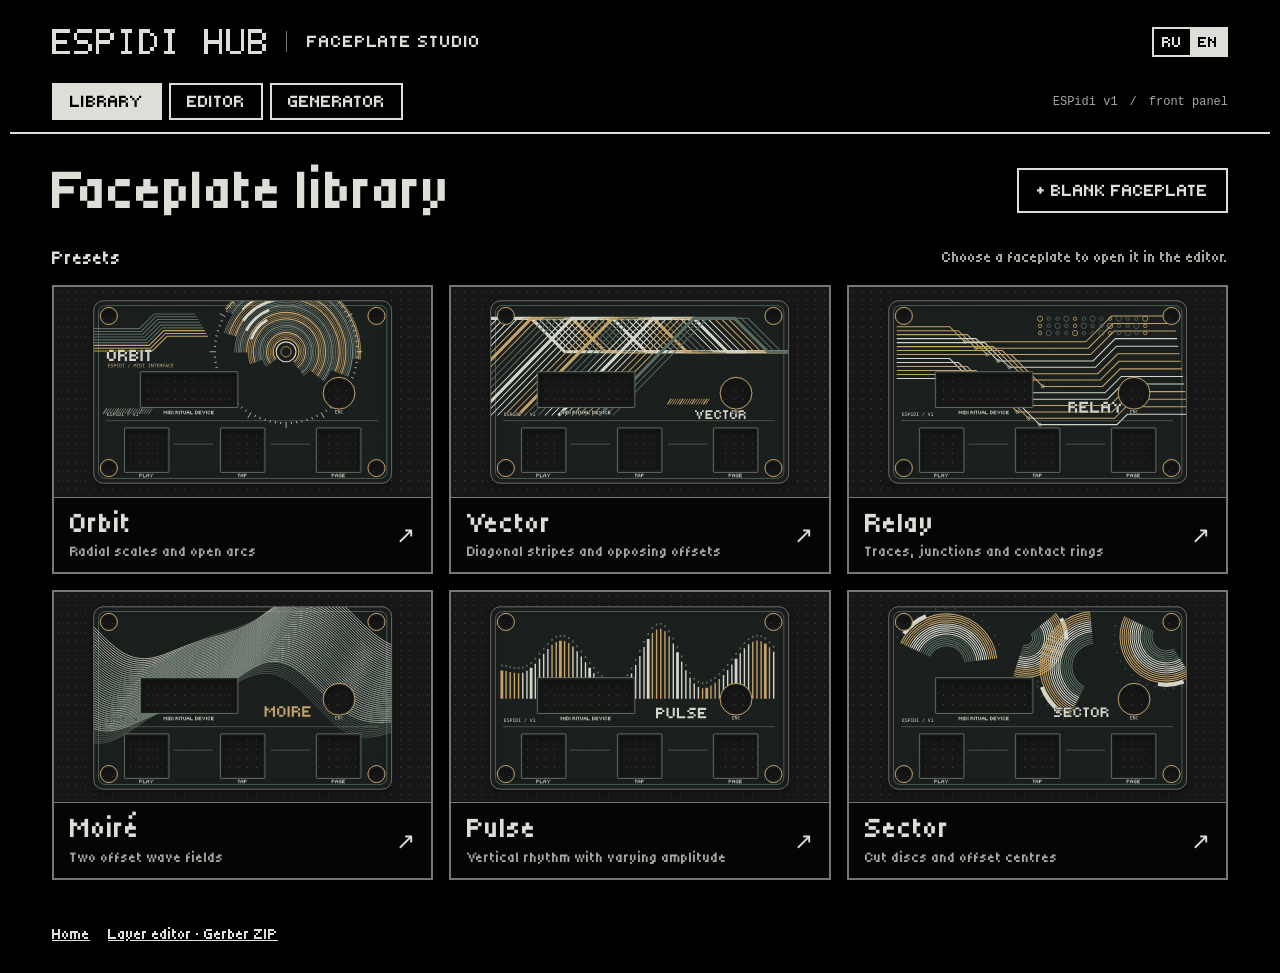
<file: faceplate-en.html>
<!doctype html><html lang="en"><head>
<meta charset="utf-8"><meta name="viewport" content="width=device-width,initial-scale=1">
<title>Faceplate Studio · ESPidi HUB</title><meta name="description" content="Design an ESPidi v1 faceplate using presets, a seeded generator and an object editor.">
<link rel="alternate" hreflang="en" href="faceplate-en.html"><link rel="alternate" hreflang="ru" href="faceplate.html">
<link rel="stylesheet" href="faceplate-studio.css"><script defer src="analytics.js"></script>
</head><body><div class="mast"><a class="brand" href="./" aria-label="ESPidi HUB"><svg viewBox="0 0 59 7" aria-label="ESPidi HUB" role="img" shape-rendering="crispEdges" fill="currentColor"><rect x="0" y="0" width="1" height="1"/><rect x="1" y="0" width="1" height="1"/><rect x="2" y="0" width="1" height="1"/><rect x="3" y="0" width="1" height="1"/><rect x="4" y="0" width="1" height="1"/><rect x="0" y="1" width="1" height="1"/><rect x="0" y="2" width="1" height="1"/><rect x="0" y="3" width="1" height="1"/><rect x="1" y="3" width="1" height="1"/><rect x="2" y="3" width="1" height="1"/><rect x="3" y="3" width="1" height="1"/><rect x="0" y="4" width="1" height="1"/><rect x="0" y="5" width="1" height="1"/><rect x="0" y="6" width="1" height="1"/><rect x="1" y="6" width="1" height="1"/><rect x="2" y="6" width="1" height="1"/><rect x="3" y="6" width="1" height="1"/><rect x="4" y="6" width="1" height="1"/><rect x="7" y="0" width="1" height="1"/><rect x="8" y="0" width="1" height="1"/><rect x="9" y="0" width="1" height="1"/><rect x="10" y="0" width="1" height="1"/><rect x="6" y="1" width="1" height="1"/><rect x="6" y="2" width="1" height="1"/><rect x="7" y="3" width="1" height="1"/><rect x="8" y="3" width="1" height="1"/><rect x="9" y="3" width="1" height="1"/><rect x="10" y="4" width="1" height="1"/><rect x="10" y="5" width="1" height="1"/><rect x="6" y="6" width="1" height="1"/><rect x="7" y="6" width="1" height="1"/><rect x="8" y="6" width="1" height="1"/><rect x="9" y="6" width="1" height="1"/><rect x="12" y="0" width="1" height="1"/><rect x="13" y="0" width="1" height="1"/><rect x="14" y="0" width="1" height="1"/><rect x="15" y="0" width="1" height="1"/><rect x="12" y="1" width="1" height="1"/><rect x="16" y="1" width="1" height="1"/><rect x="12" y="2" width="1" height="1"/><rect x="16" y="2" width="1" height="1"/><rect x="12" y="3" width="1" height="1"/><rect x="13" y="3" width="1" height="1"/><rect x="14" y="3" width="1" height="1"/><rect x="15" y="3" width="1" height="1"/><rect x="12" y="4" width="1" height="1"/><rect x="12" y="5" width="1" height="1"/><rect x="12" y="6" width="1" height="1"/><rect x="19" y="0" width="1" height="1"/><rect x="20" y="0" width="1" height="1"/><rect x="21" y="0" width="1" height="1"/><rect x="20" y="1" width="1" height="1"/><rect x="20" y="2" width="1" height="1"/><rect x="20" y="3" width="1" height="1"/><rect x="20" y="4" width="1" height="1"/><rect x="20" y="5" width="1" height="1"/><rect x="19" y="6" width="1" height="1"/><rect x="20" y="6" width="1" height="1"/><rect x="21" y="6" width="1" height="1"/><rect x="24" y="0" width="1" height="1"/><rect x="25" y="0" width="1" height="1"/><rect x="26" y="0" width="1" height="1"/><rect x="24" y="1" width="1" height="1"/><rect x="27" y="1" width="1" height="1"/><rect x="24" y="2" width="1" height="1"/><rect x="28" y="2" width="1" height="1"/><rect x="24" y="3" width="1" height="1"/><rect x="28" y="3" width="1" height="1"/><rect x="24" y="4" width="1" height="1"/><rect x="28" y="4" width="1" height="1"/><rect x="24" y="5" width="1" height="1"/><rect x="27" y="5" width="1" height="1"/><rect x="24" y="6" width="1" height="1"/><rect x="25" y="6" width="1" height="1"/><rect x="26" y="6" width="1" height="1"/><rect x="31" y="0" width="1" height="1"/><rect x="32" y="0" width="1" height="1"/><rect x="33" y="0" width="1" height="1"/><rect x="32" y="1" width="1" height="1"/><rect x="32" y="2" width="1" height="1"/><rect x="32" y="3" width="1" height="1"/><rect x="32" y="4" width="1" height="1"/><rect x="32" y="5" width="1" height="1"/><rect x="31" y="6" width="1" height="1"/><rect x="32" y="6" width="1" height="1"/><rect x="33" y="6" width="1" height="1"/><rect x="42" y="0" width="1" height="1"/><rect x="46" y="0" width="1" height="1"/><rect x="42" y="1" width="1" height="1"/><rect x="46" y="1" width="1" height="1"/><rect x="42" y="2" width="1" height="1"/><rect x="46" y="2" width="1" height="1"/><rect x="42" y="3" width="1" height="1"/><rect x="43" y="3" width="1" height="1"/><rect x="44" y="3" width="1" height="1"/><rect x="45" y="3" width="1" height="1"/><rect x="46" y="3" width="1" height="1"/><rect x="42" y="4" width="1" height="1"/><rect x="46" y="4" width="1" height="1"/><rect x="42" y="5" width="1" height="1"/><rect x="46" y="5" width="1" height="1"/><rect x="42" y="6" width="1" height="1"/><rect x="46" y="6" width="1" height="1"/><rect x="48" y="0" width="1" height="1"/><rect x="52" y="0" width="1" height="1"/><rect x="48" y="1" width="1" height="1"/><rect x="52" y="1" width="1" height="1"/><rect x="48" y="2" width="1" height="1"/><rect x="52" y="2" width="1" height="1"/><rect x="48" y="3" width="1" height="1"/><rect x="52" y="3" width="1" height="1"/><rect x="48" y="4" width="1" height="1"/><rect x="52" y="4" width="1" height="1"/><rect x="48" y="5" width="1" height="1"/><rect x="52" y="5" width="1" height="1"/><rect x="49" y="6" width="1" height="1"/><rect x="50" y="6" width="1" height="1"/><rect x="51" y="6" width="1" height="1"/><rect x="54" y="0" width="1" height="1"/><rect x="55" y="0" width="1" height="1"/><rect x="56" y="0" width="1" height="1"/><rect x="57" y="0" width="1" height="1"/><rect x="54" y="1" width="1" height="1"/><rect x="58" y="1" width="1" height="1"/><rect x="54" y="2" width="1" height="1"/><rect x="58" y="2" width="1" height="1"/><rect x="54" y="3" width="1" height="1"/><rect x="55" y="3" width="1" height="1"/><rect x="56" y="3" width="1" height="1"/><rect x="57" y="3" width="1" height="1"/><rect x="54" y="4" width="1" height="1"/><rect x="58" y="4" width="1" height="1"/><rect x="54" y="5" width="1" height="1"/><rect x="58" y="5" width="1" height="1"/><rect x="54" y="6" width="1" height="1"/><rect x="55" y="6" width="1" height="1"/><rect x="56" y="6" width="1" height="1"/><rect x="57" y="6" width="1" height="1"/></svg></a><i></i><span>Студия фейсплейтов</span><div class="lang" role="group" aria-label="RU / EN"><button value="ru" onclick="setLanguage(this.value)">RU</button><button value="en" onclick="setLanguage(this.value)">EN</button></div></div><nav aria-label="Разделы"></nav><main></main>
<div class="studio-links"><a href="./" data-ru="Главная" data-en="Home">ESPidi HUB</a><a href="faceplate-gerber.html" data-ru="Редактор слоёв · Gerber ZIP" data-en="Layer editor · Gerber ZIP">Gerber ZIP</a></div>
<script src="faceplate-layers.js"></script><script src="faceplate-studio.js"></script></body></html>
</file>
<file: faceplate-studio.css>
@font-face{font-family:Tiny5;src:url(vendor/tiny5/Tiny5-Regular.ttf)}*{box-sizing:border-box}body{margin:0;background:#101211;color:#dbdcd3;font:16px/1.4 Arial,sans-serif}main,.mast,nav{max-width:1416px;margin:auto;padding-left:42px;padding-right:42px}.mast{height:70px;display:flex;align-items:center;gap:20px}.mast i{height:21px;width:1px;background:#555954}.mast span{font:18px Tiny5}.brand{font:34px Tiny5;letter-spacing:-.7px}.mast small{margin-left:auto;font:14px Tiny5;color:#bdc0b7}nav{display:flex;align-items:center;gap:7px;height:54px;border-top:1px solid #3f4540;border-bottom:1px solid #3f4540}nav b{font:16px Tiny5;padding:6px 17px;color:#bdc1b8}nav b.on{color:#141814;background:#dadcd1}nav em{margin-left:auto;font:12px monospace;color:#acb0a7}header{display:flex;align-items:center;justify-content:space-between;margin:26px 0 22px}h1,h2,p{margin:0}h1{font:55px/1.05 Tiny5;letter-spacing:-1px}button{font:17px Tiny5;padding:10px 18px;border:1px solid #787e74}.primary{background:#dcddd4;color:#141713}.ghost{background:transparent;color:#d4d6cd}.bar,.asidehead,.varhead{display:flex;align-items:center;justify-content:space-between;min-height:42px;padding:0 16px;border-bottom:1px solid #494e47}.bar span,.asidehead,.varhead{font:20px Tiny5}.bar small{font:13px Arial;color:#b1b6aa}main>.bar{padding:0 0 12px;border:0}.gallery{display:grid;grid-template-columns:repeat(3,minmax(0,1fr));gap:16px}.preset,.view,aside,.variant{border:1px solid #494e47;background:#171a18}.mat,.stage,.variant>div{background-color:#232723;background-image:radial-gradient(#41483f .7px,transparent .9px);background-size:9px 9px}.mat{padding:13px 26px 12px;height:211px;display:grid;place-items:center;border-bottom:1px solid #42463f}.board{display:block;width:100%;height:auto;max-height:100%;filter:drop-shadow(0 4px 3px #07090780)}.mat .board{height:184px}.caption{padding:10px 16px;display:flex;align-items:center;justify-content:space-between}.caption h2{font:29px/1.08 Tiny5}.caption p{font:13px/1.5 Arial;color:#b3b8ad;margin-top:3px}.arrow{font-size:23px;color:#c4a568}.work{display:grid;grid-template-columns:minmax(0,1fr) 324px;gap:18px}.view,.stage{display:flex;flex-direction:column}.stage{flex:1;align-items:center;justify-content:center;position:relative;min-height:360px;padding:38px 38px 30px}.big{width:100%;max-width:716px}.ruler{position:absolute;top:9px;left:8%;right:8%;display:flex;align-items:center;gap:9px;font:10px monospace;color:#9ba293}.ruler i{height:4px;flex:1;background:repeating-linear-gradient(to right,#697265 0 1px,transparent 1px 15px);border-top:1px solid #51594e}.measure{display:flex;align-items:center;gap:9px;margin-top:10px;font:12px monospace;color:#afb3a5}.measure i{background:#5a6155;height:1px;width:40px}footer{padding:12px 16px;border-top:1px solid #454c43;color:#b8bcb2;font-size:13px;display:flex;align-items:center;gap:7px}.sw{width:10px;height:10px;display:inline-block;border-radius:1px}.cu{background:#576b60}.au{background:#c2a269}.si{background:#d3d5c8}.asidehead{background:#20241f;padding:12px 16px;min-height:43px}.sub{border-top:1px solid #464c43}.obj{display:flex;align-items:center;gap:12px;padding:10px 16px;font-size:15px;border-bottom:1px solid #30362f}.obj.selected{background:#343930;box-shadow:inset 3px 0 #c4a568}.obj span{width:17px;color:#c4a568}.obj b{font-weight:normal}.obj small{margin-left:auto;color:#b2b7ac;font:12px monospace}.import{margin:11px 14px;padding:7px;border:1px dashed #596154;text-align:center;font:16px Tiny5}.row,.grouplabel{padding:9px 15px;display:flex;align-items:center;justify-content:space-between;gap:6px;font-size:14px;color:#b5b9af}.row strong,.twoval b{color:#d9dcd1;font:14px monospace}.row strong{padding:4px 7px;background:#21251f}.twoval{display:flex;gap:8px;padding:5px 15px}.twoval label{flex:1;font:13px monospace;padding:7px;color:#a6ad9f;border:1px solid #474e43}.chips{display:flex;flex-wrap:wrap;gap:6px;margin:0 15px 10px}.chips b{font:14px Tiny5;background:#292f26;color:#ccd1c3;border:1px solid #596550;padding:4px 7px}.chips b:last-child{background:transparent;color:#979e92;border-color:#42483f}.grouplabel strong{font:13px monospace;color:#d6d9cf}.slider{height:4px;margin:2px 18px 14px;background:#3c423a}.slider i{height:4px;width:42%;display:block;background:#bb9b68;position:relative}.slider i:after{content:"";background:#d8dbce;position:absolute;right:0;top:-4px;width:8px;height:12px}.genbtn{padding:10px 15px 14px}.genbtn button{width:100%}.varhead{padding:0;margin-top:13px;border:0}.variants{display:grid;grid-template-columns:repeat(4,1fr);gap:12px}.variant{display:flex;align-items:center;gap:10px;padding:6px;font:18px Tiny5}.variant.pick{outline:1px solid #c2a269;border-color:#c2a269}.variant>div{padding:4px 9px;width:47%;height:69px}.variant>div svg{height:100%}main{padding-bottom:25px}
.blend-demo{margin:4px 15px 8px;display:grid;grid-template-columns:1fr 1fr;gap:8px}.sample{position:relative;isolation:isolate;height:35px;background:repeating-linear-gradient(132deg,#c2a269 0px 3px,#a08c66 3px 6px,#535e53 6px 10px,#b0ac92 10px 13px);overflow:hidden}.sample i{position:absolute;inset:0 12%;background:repeating-radial-gradient(circle at 49% 135%,#343733 0px 2px,#cecec2 2px 6px)}.sample.multiply i{mix-blend-mode:multiply}.blend-demo small{font:12px Arial;color:#b3b9ac}
button,select,input{font:inherit}button{cursor:pointer}button:focus-visible,a:focus-visible,select:focus-visible,input:focus-visible{outline:2px solid #e1bb78;outline-offset:2px}button:hover{border-color:#c9ae78}nav button{background:transparent;border:1px solid transparent;color:#bdc1b8;font:18px Tiny5;padding:6px 16px}nav button.on{background:#dadcd1;color:#141814}.preset,.variant{color:inherit;text-align:left;padding:0}.preset:hover .arrow{color:#ebd4a6}.mat,.caption,.variant,.obj,.import{cursor:pointer}.primary,.ghost{font:18px Tiny5}.obj,.import{background:transparent;color:inherit}.obj{width:100%;border:0;border-bottom:1px solid #333a32}.import{width:calc(100% - 28px)}.obj.selected{color:#e6ddc7}select,input[type=number]{color:#dbdfd4;background:#242923;border:1px solid #596054;padding:5px 6px;font:14px monospace;min-width:0}.twoval input{width:65px}.row input{width:86px}.row select{max-width:65%}input[type=range]{accent-color:#bb9b68;width:100%}.stage.active svg{touch-action:none}.stage.active [data-item]{cursor:move}.hint{padding:8px 16px;color:#aeb5a9;font-size:13px}.chips label{cursor:pointer;color:#ccc;border:1px solid #545b50;padding:4px 6px}.chips input{accent-color:#bb9b68}.varhead{padding:10px 0}.variant{padding:6px}.variant>span{padding-right:4px}.controls{display:flex;gap:10px;align-items:center}.genbtn button+button{margin-top:8px}.notice{margin-top:10px;color:#abb4a4;font-size:13px}.stage{min-height:300px}.gallery .preset{width:100%}.board{overflow:visible}.variant>div,.mat{display:grid;place-items:center}.btn-row{display:flex;gap:8px;align-items:center}.btn-row button{padding:6px 9px}.smallnote{font:12px Arial;color:#aaa}.caption .arrow{font-family:Arial}
@media(max-width:900px){.gallery{grid-template-columns:repeat(2,minmax(0,1fr))}.work{grid-template-columns:minmax(0,1fr) 285px}.stage{padding:38px 12px 18px}.variants{grid-template-columns:1fr 1fr}.mast,nav,main{padding-left:18px;padding-right:18px}}
@media(max-width:680px){.work{grid-template-columns:minmax(0,1fr)}.gallery{grid-template-columns:1fr}.stage{min-height:200px}.mast{gap:9px;height:58px}.mast span{font-size:16px}nav{gap:0;height:auto;padding-block:8px}nav button{padding:6px 8px;font-size:16px}nav em{display:none}header{align-items:flex-start;gap:12px;flex-wrap:wrap}h1{font-size:39px}.gallery .mat{height:192px}.bar{flex-wrap:wrap;gap:5px}.bar small{font-size:12px}footer{flex-wrap:wrap}.variant{flex-direction:column;align-items:stretch}.variant>div{width:100%}.variant span{padding-left:4px}.controls{flex-wrap:wrap}}
:root{--fg:#deded8;--dim:#a6a6a0;--rule:#777772;--bg:#000;color-scheme:dark}
body{background:var(--bg);color:var(--fg);font-family:Tiny5,monospace}
main,.mast,nav{max-width:1260px}.mast{height:83px}.brand{width:214px;line-height:0}.brand svg{width:100%}.mast i{background:var(--rule)}.mast span{text-transform:uppercase;letter-spacing:.05em}
nav{border:0;border-bottom:2px solid var(--fg);padding-bottom:12px;height:auto}nav button,.primary,.ghost,.import{border:2px solid var(--fg);color:var(--fg);background:#000;text-transform:uppercase}nav button.on,.primary,nav button:hover,.ghost:hover,.import:hover{background:var(--fg);color:#000}nav em,.bar small,.caption p,.hint,.notice,.smallnote,.variant span,.row,.grouplabel,.obj small{color:var(--dim)}h1{font-size:clamp(34px,5vw,58px)}
.preset,.variant,.view,aside{background:#050505;border:2px solid var(--rule)}.preset:hover,.variant:hover,.variant.pick{border-color:var(--fg)}.variant.pick{outline:0}.variant.pick span,.preset:hover .caption{background:var(--fg);color:#050505}.preset:hover .caption p,.preset:hover .arrow{color:#303030}
.mat,.stage,.variant>div{background-color:#171717;background-image:radial-gradient(#454541 .7px,transparent .9px)}.bar,.mat,footer{border-color:var(--rule)}.asidehead,.view .bar{color:#0a0a0a;background:#c6c6c1;border-bottom:0;text-transform:uppercase;letter-spacing:.04em}.view .bar small{color:#222}
.arrow,.obj span,footer{color:var(--fg)}.caption p,.bar small,.hint,.notice,.row,.grouplabel,.smallnote,footer{font:16px/1.35 Tiny5,monospace}.obj{border-bottom:1px dotted #555}.obj.selected{background:#222;box-shadow:inset 3px 0 var(--fg);color:var(--fg)}select,input[type=number]{background:#000;border:1px solid var(--rule);color:var(--fg)}input[type=range],.chips input{accent-color:var(--fg)}.chips label{background:#111;border-color:var(--rule)}button:focus-visible,select:focus-visible,input:focus-visible{outline:2px dashed var(--fg)}.primary:hover{background:#aaa;color:#000;border-color:#aaa}.import{border-style:dashed}.stage .board{filter:none}.variant>span{padding:3px}.varhead{font-size:21px}.caption p{font-size:15px}.variants .board{filter:none}
@media(max-width:680px){.mast{height:66px;gap:10px}.brand{width:145px;flex:none}.mast span{font-size:14px}.mast i{display:none}nav button{font-size:15px;padding:5px 7px}.mat .board{height:163px}}
.big .board{overflow:hidden}
.lang{display:flex;border:2px solid var(--fg);margin-left:auto}.lang button{padding:4px 8px;background:#000;color:var(--fg);font:16px Tiny5;border:0}.lang [aria-pressed=true]{background:var(--fg);color:#000}.history-actions{display:flex;gap:8px;flex-wrap:wrap}.history-actions button:disabled{border-color:#555;color:#777;background:#000;cursor:default}.history-actions button{font-size:16px;padding:8px 11px}
@media(max-width:680px){.mast{flex-wrap:wrap;height:auto;min-height:66px;padding-block:10px}.mast>span{order:3;width:100%}.mast .lang{order:2}.history-actions{gap:6px}.history-actions button{font-size:15px;padding:6px}}

.mast a.brand{display:block;color:inherit}.studio-links{display:flex;gap:18px;max-width:1260px;margin:0 auto;padding:18px 42px 28px;flex-wrap:wrap}.studio-links a{color:var(--fg)}

.transform-row{padding:7px 15px;color:var(--fg);font:16px Tiny5,monospace}
.transform-row>div{display:grid;grid-template-columns:minmax(70px,1fr) 68px;gap:12px;align-items:center;margin-top:3px}
.transform-row input{width:100%;min-width:0;box-sizing:border-box}.transform-row input[type=number]{font:inherit;padding:4px}
.stage.active .board{touch-action:none}.stage.active [data-item]{cursor:grab}.stage.active [data-item]:active{cursor:grabbing}
</file>
